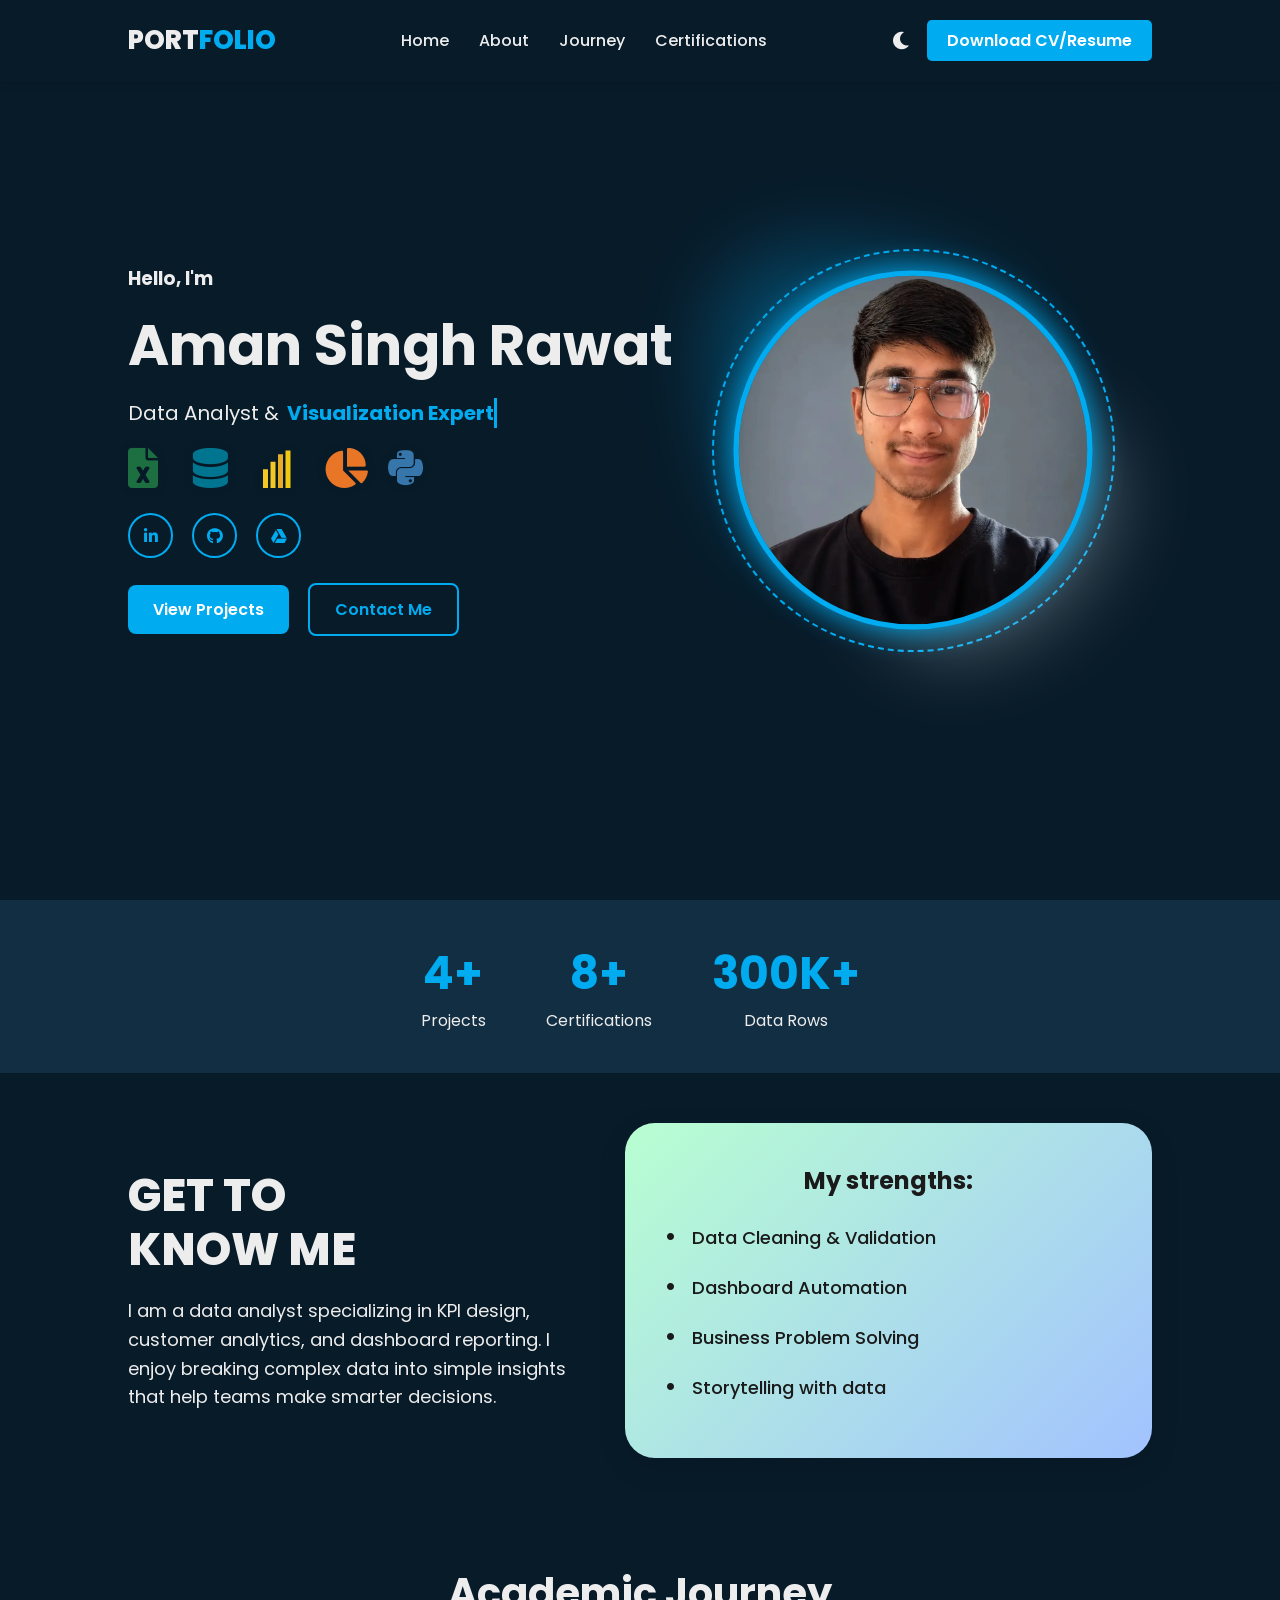
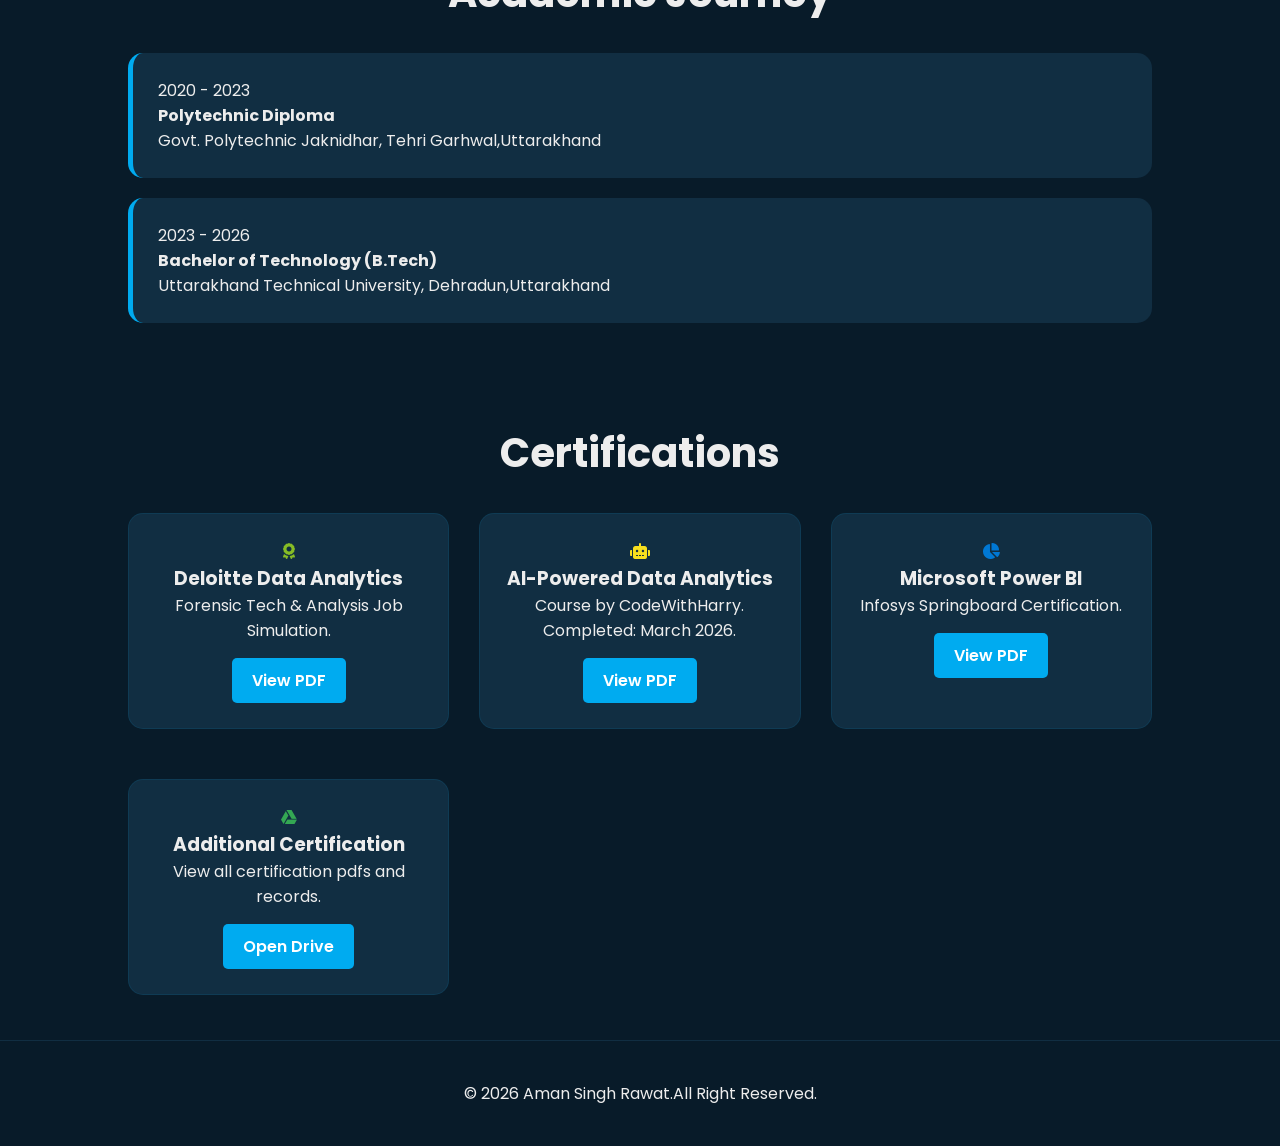
<file: index.html>
<!DOCTYPE html>
<html lang="en">
<head>
    <meta charset="UTF-8">
    <meta name="viewport" content="width=device-width, initial-scale=1.0, maximum-scale=1.0, user-scalable=no">
    <title>Aman Singh Rawat | Portfolio</title>
    <link rel="stylesheet" href="style.css">
    <link rel="stylesheet" href="https://cdnjs.cloudflare.com/ajax/libs/font-awesome/6.0.0/css/all.min.css">
    <link href="https://fonts.googleapis.com/css2?family=Poppins:wght@300;400;500;600;700;800&display=swap" rel="stylesheet">
</head>
<body>

    <nav class="navbar">
        <div class="logo">PORT<span>FOLIO</span></div>
        <ul class="nav-links">
            <li><a href="#home">Home</a></li>
            <li><a href="#about-me">About</a></li>
            <li><a href="#about">Journey</a></li>
            <li><a href="#certifications">Certifications</a></li>
        </ul>
        <div class="nav-btns">
            <button id="theme-toggle" class="theme-btn"><i class="fa-solid fa-moon"></i></button>
            <a href="My_resume.pdf" target="_blank" class="cv-btn">Download CV/Resume</a>
        </div>
    </nav>

    <section id="home" class="hero">
        <div class="hero-content">
            <h3>Hello, I'm</h3>
            <h1>Aman Singh Rawat</h1>
            <p class="role">Data Analyst & <span class="typing-container"><span class="typing-text">Visualization Expert</span></span></p>
            
            <div class="tech-stack">
                <i class="fa-solid fa-file-excel" title="Excel" style="color: #1D6F42;"></i>
                <i class="fa-solid fa-database" title="SQL" style="color: #00758F;"></i>
                <img src="[data-uri]" 
                     alt="Power BI" title="Power BI" class="pbi-logo">
                <i class="fa-solid fa-chart-pie" title="Tableau" style="color: #E97627;"></i>
                <i class="fa-brands fa-python" title="Python" style="color: #3776AB;"></i>
            </div>

            <div class="social-icons">
                <a href="https://www.linkedin.com/in/aman-singh-rawat-330803229" target="_blank" title="LinkedIn"><i class="fa-brands fa-linkedin-in"></i></a>
                <a href="https://share.google/Kur2sMGWEiEXEcE6D" target="_blank" title="GitHub"><i class="fa-brands fa-github"></i></a>
                <a href="https://drive.google.com/drive/folders/1X6R2JDrNPnH4fPs_Cc-yxxDkZtG1hZMd?usp=sharing" target="_blank" title="Google Drive"><i class="fa-brands fa-google-drive"></i></a>
            </div>

            <div class="hero-btns">
                <a href="projects.html" class="btn primary">View Projects</a>
                <a href="javascript:void(0)" onclick="openModal()" class="btn secondary">Contact Me</a>
            </div>
        </div>

        <div class="hero-img">
            <div class="img-box">
                <div class="shape-1"></div>
                <div class="shape-2"></div>
                <img src="Aman.webp" alt="Aman Singh Rawat"> 
            </div>
        </div>
    </section>

    <div id="contactModal" class="modal">
        <div class="modal-content">
            <span class="close-btn" onclick="closeModal()">&times;</span>
            <h2>Contact Details</h2>
            <div class="contact-details">
                <p><i class="fa-solid fa-phone"></i> +91-7037837610</p>
                <p><i class="fa-solid fa-envelope"></i> amanrawat7610@gmail.com</p>
                <p><i class="fa-solid fa-envelope"></i> amansinghrawat7037@gmail.com</p>
            </div>
        </div>
    </div>

    <section class="stats">
        <div class="stat-item"><h2>4+</h2><p>Projects</p></div>
        <div class="stat-item"><h2>8+</h2><p>Certifications</p></div>
        <div class="stat-item"><h2>300K+</h2><p>Data Rows</p></div>
    </section>

    <section id="about-me" class="about-me-container">
        <div class="about-text">
            <h2 class="section-title-alt">GET TO <span>KNOW ME</span></h2>
            <p>I am a data analyst specializing in KPI design, customer analytics, and dashboard reporting. I enjoy breaking complex data into simple insights that help teams make smarter decisions.</p>
        </div>
        
        <div class="strengths-box">
            <h3>My strengths:</h3>
            <ul>
                <li>Data Cleaning & Validation</li>
                <li>Dashboard Automation</li>
                <li>Business Problem Solving</li>
                <li>Storytelling with data</li>
            </ul>
        </div>
    </section>

    <section id="about" class="about">
        <h2 class="section-title">Academic Journey</h2>
        <div class="timeline">
            <div class="timeline-item">
                <div class="time">2020 - 2023</div>
                <h4>Polytechnic Diploma</h4>
                <p>Govt. Polytechnic Jaknidhar, Tehri Garhwal,Uttarakhand</p>
            </div>
            <div class="timeline-item">
                <div class="time">2023 - 2026</div>
                <h4>Bachelor of Technology (B.Tech)</h4>
                <p>Uttarakhand Technical University, Dehradun,Uttarakhand</p>
            </div>
        </div>
    </section>

    <section id="certifications" class="certs">
        <h2 class="section-title">Certifications</h2>
        <div class="cert-grid">
            <div class="cert-card">
                <i class="fa-solid fa-award" style="color: #86bc25;"></i>
                <h3>Deloitte Data Analytics</h3>
                <p>Forensic Tech & Analysis Job Simulation.</p>
                <a href="Deloitte.pdf" target="_blank" class="view-btn-small">View PDF</a>
            </div>
            <div class="cert-card">
                <i class="fa-solid fa-robot" style="color: #f7df1e;"></i>
                <h3>AI-Powered Data Analytics</h3>
                <p>Course by CodeWithHarry. Completed: March 2026.</p>
                <a href="Data anlytics code with harry certificate.pdf" target="_blank" class="view-btn-small">View PDF</a>
            </div>
            <div class="cert-card">
                <i class="fa-solid fa-chart-pie" style="color: #0078d4;"></i>
                <h3>Microsoft Power BI</h3>
                <p>Infosys Springboard Certification.</p>
                <a href="power BI certification by infosys.pdf" target="_blank" class="view-btn-small">View PDF</a>
            </div>
            <div class="cert-card">
                <i class="fa-brands fa-google-drive" style="color: #34a853;"></i>
                <h3>Additional Certification</h3>
                <p>View all certification pdfs and records.</p>
                <a href="https://drive.google.com/drive/folders/1X6R2JDrNPnH4fPs_Cc-yxxDkZtG1hZMd?usp=sharing" target="_blank" class="view-btn-small">Open Drive</a>
            </div>
        </div>
    </section>

    <footer class="footer">
        <p>&copy; 2026 Aman Singh Rawat.All Right Reserved.</p>
    </footer>

    
    <script src="script.js"></script>
</body>

</html>
</file>
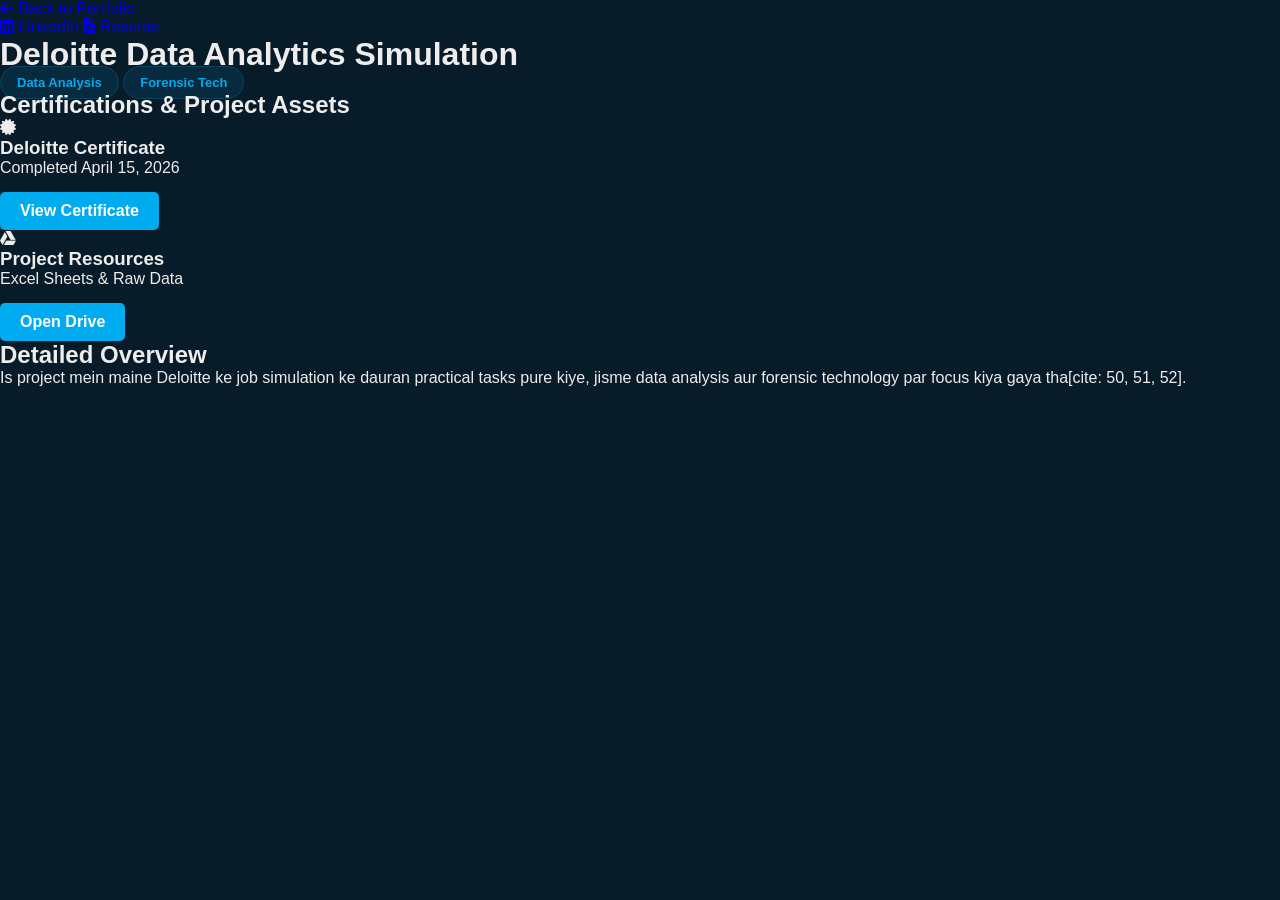
<file: project_templates.html>
<!DOCTYPE html>
<html lang="en">
<head>
    <meta charset="UTF-8">
    <meta name="viewport" content="width=device-width, initial-scale=1.0">
    <title>Project Details | Aman Singh Rawat</title>
    <link rel="stylesheet" href="style.css">
    <link rel="stylesheet" href="https://cdnjs.cloudflare.com/ajax/libs/font-awesome/6.0.0/css/all.min.css">
</head>
<body>

    <div class="project-detail-container">
        <div class="top-nav">
            <a href="index.html" class="back-btn"><i class="fa-solid fa-arrow-left"></i> Back to Portfolio</a>
            <div class="social-links">
                <a href="https://www.linkedin.com/in/aman-singh-rawat-330803229" target="_blank" class="action-tag linkedin"><i class="fa-brands fa-linkedin"></i> LinkedIn</a>
                <a href="My_resume.pdf.pdf" target="_blank" class="action-tag resume"><i class="fa-solid fa-file-pdf"></i> Resume</a>
            </div>
        </div>

        <header class="project-header">
            <h1>Deloitte Data Analytics Simulation</h1>
            <div class="tags">
                <span class="tag">Data Analysis</span> <span class="tag">Forensic Tech</span>
            </div>
        </header>

        <section class="project-assets">
            <h2>Certifications & Project Assets</h2>
            <div class="asset-grid">
                <div class="asset-card">
                    <i class="fa-solid fa-certificate cert-icon"></i>
                    <h3>Deloitte Certificate</h3>
                    <p>Completed April 15, 2026</p>
                    <a href="Deloitte.pdf" target="_blank" class="view-btn-small">View Certificate</a>
                </div>

                <div class="asset-card">
                    <i class="fa-brands fa-google-drive drive-icon"></i>
                    <h3>Project Resources</h3>
                    <p>Excel Sheets & Raw Data</p>
                    <a href="https://drive.google.com/drive/" target="_blank" class="view-btn-small">Open Drive</a>
                </div>
            </div>
        </section>

        <section class="project-info">
            <h2>Detailed Overview</h2>
            <p>Is project mein maine Deloitte ke job simulation ke dauran practical tasks pure kiye, jisme data analysis aur forensic technology par focus kiya gaya tha[cite: 50, 51, 52].</p>
        </section>
    </div>
<script src="script.js"></script>
</body>

</html>
</file>
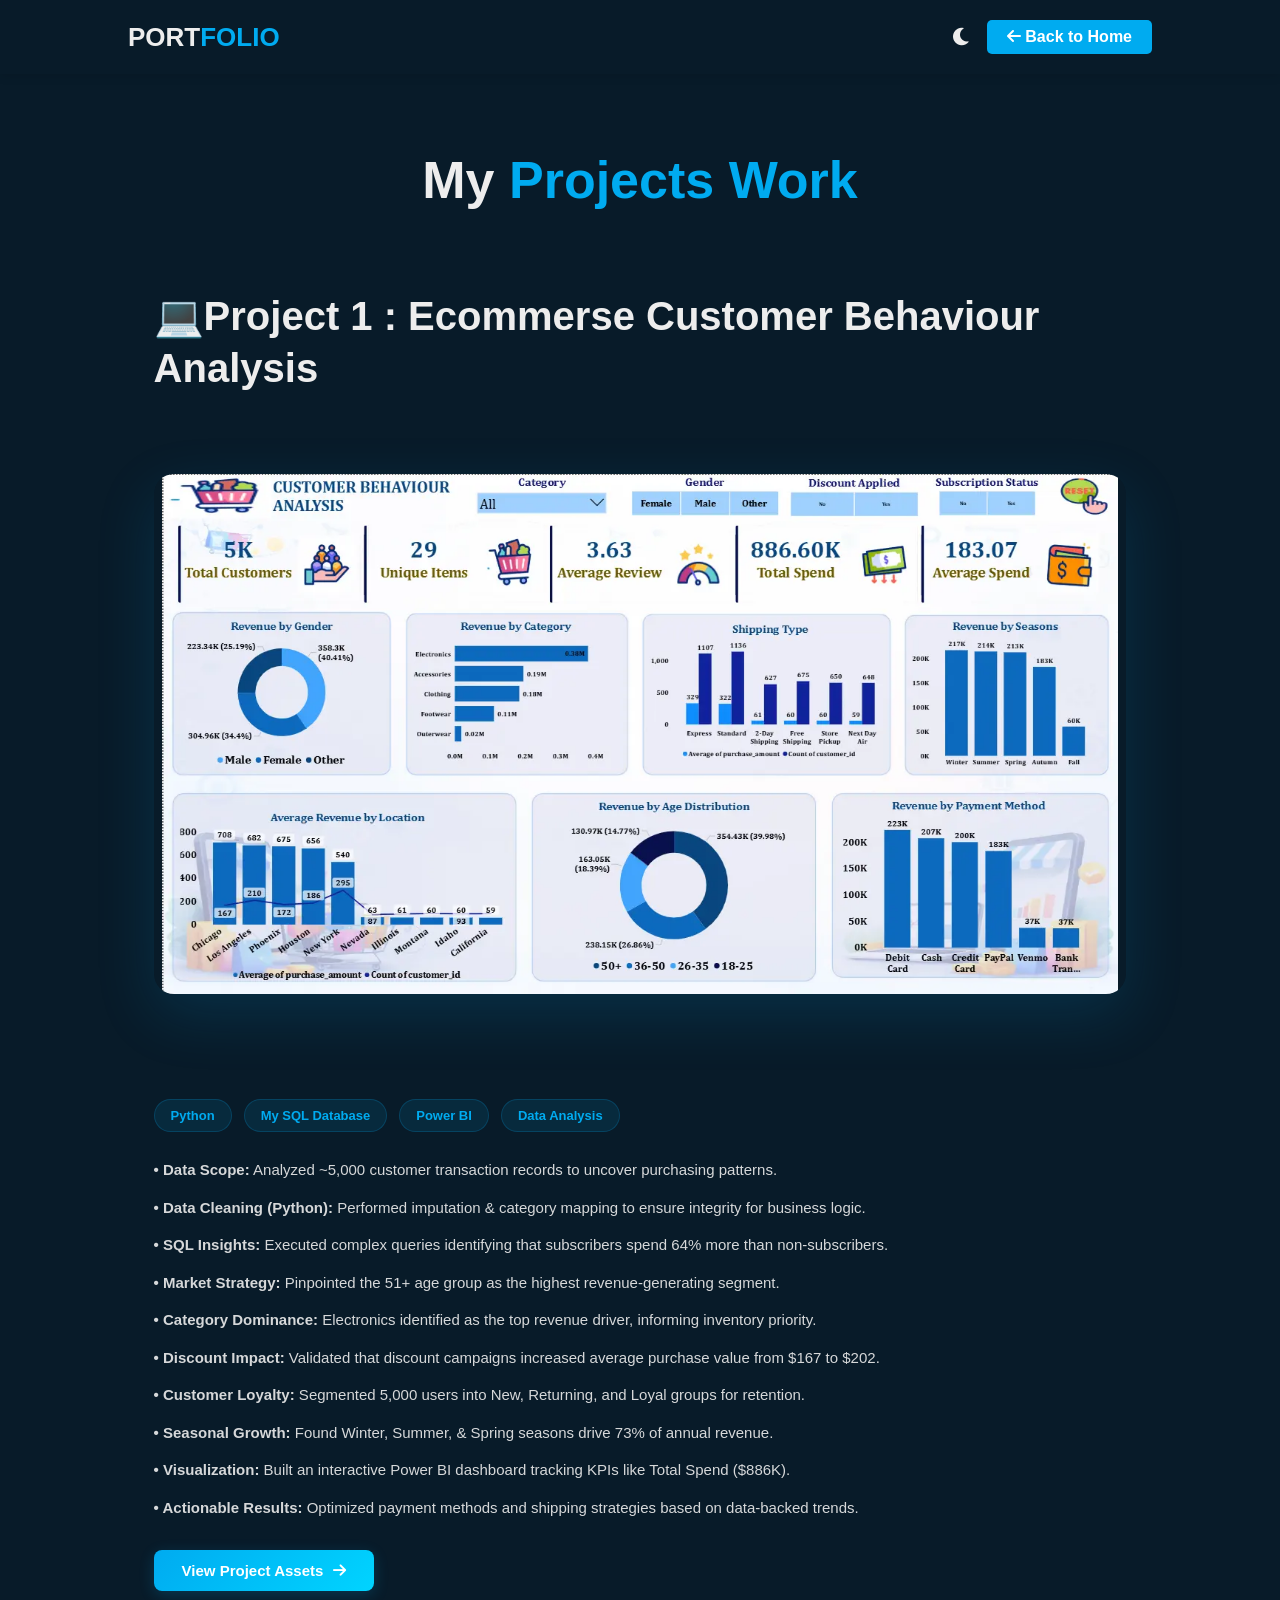
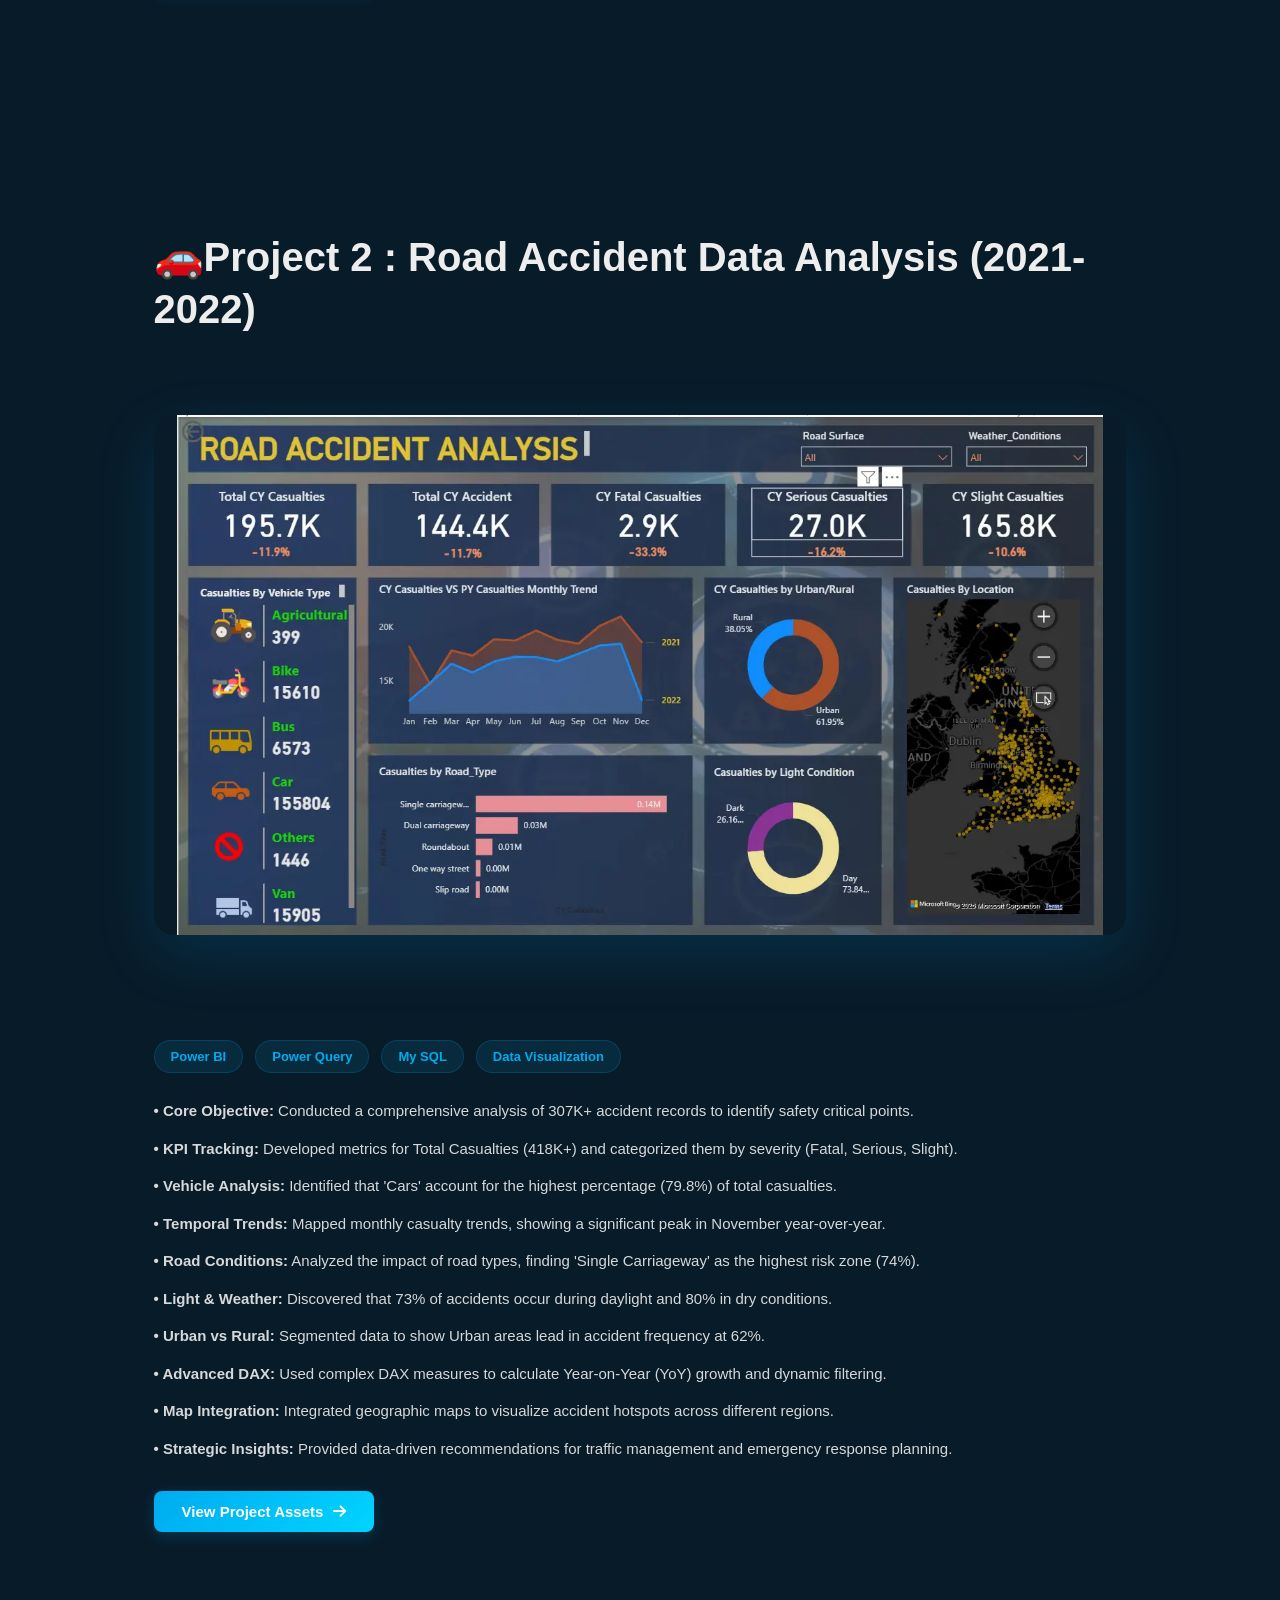
<file: projects.html>
<!DOCTYPE html>
<html lang="en">
<head>
    <meta charset="UTF-8">
    <meta name="viewport" content="width=device-width, initial-scale=1.0">
    <title>My Projects | Aman Singh Rawat</title>
    <link rel="stylesheet" href="style.css">
    <link rel="stylesheet" href="https://cdnjs.cloudflare.com/ajax/libs/font-awesome/6.0.0/css/all.min.css">
</head>
<body style="background: var(--bg);">

    <nav class="navbar">
        <div class="logo">PORT<span>FOLIO</span></div>
        <div class="nav-btns">
            <button id="theme-toggle" class="theme-btn"><i class="fa-solid fa-moon"></i></button>
            <a href="index.html" class="cv-btn"><i class="fa-solid fa-arrow-left"></i> Back to Home</a>
        </div>
    </nav>

    <section class="projects-page" style="padding-top: 120px;">
        <h2 class="section-title">My <span>Projects Work</span></h2>
        
        <div class="projects-wrapper">
            <div class="project-card">
                <h3 class="project-title"> 💻Project 1 : Ecommerse Customer Behaviour Analysis</h3>
                <div class="project-image">
                    <img src="Dashboard.webp" alt="Retail Analysis Dashboard" onerror="this.src='https://via.placeholder.com/500x350?text=Retail+Analysis+Dashboard'">
                    <div class="image-overlay">
                        <span class="project-number">01</span>
                    </div>
                </div>
                <div class="project-content">
                    <div class="project-tags">
                        <span class="tag">Python</span>
                        <span class="tag">My SQL Database</span>
                        <span class="tag">Power BI</span>
                        <span class="tag">Data Analysis</span>
                    </div>
                    <div class="project-description">
                        <p><strong>• Data Scope:</strong> Analyzed ~5,000 customer transaction records to uncover purchasing patterns.</p>
                        <p><strong>• Data Cleaning (Python):</strong> Performed imputation & category mapping to ensure integrity for business logic.</p>
                        <p><strong>• SQL Insights:</strong> Executed complex queries identifying that subscribers spend 64% more than non-subscribers.</p>
                        <p><strong>• Market Strategy:</strong> Pinpointed the 51+ age group as the highest revenue-generating segment.</p>
                        <p><strong>• Category Dominance:</strong> Electronics identified as the top revenue driver, informing inventory priority.</p>
                        <p><strong>• Discount Impact:</strong> Validated that discount campaigns increased average purchase value from $167 to $202.</p>
                        <p><strong>• Customer Loyalty:</strong> Segmented 5,000 users into New, Returning, and Loyal groups for retention.</p>
                        <p><strong>• Seasonal Growth:</strong> Found Winter, Summer, & Spring seasons drive 73% of annual revenue.</p>
                        <p><strong>• Visualization:</strong> Built an interactive Power BI dashboard tracking KPIs like Total Spend ($886K).</p>
                        <p><strong>• Actionable Results:</strong> Optimized payment methods and shipping strategies based on data-backed trends.</p>
                    </div>
                    <a href="https://github.com/amanrawat7610/Customer_analysis_Project" target="_blank" class="project-link">View Project Assets <i class="fa-solid fa-arrow-right"></i></a>
                </div>
            </div>

            <div class="project-card">
                <h3 class="project-title"> 🚗Project 2 : Road Accident Data Analysis (2021-2022)</h3>
                <div class="project-image">
                    <img src="Picture2.webp" alt="Road Accident Analysis Dashboard" onerror="this.src='https://via.placeholder.com/500x350?text=Road+Accident+Dashboard'">
                    <div class="image-overlay">
                        <span class="project-number">02</span>
                    </div>
                </div>
                <div class="project-content">
                    <div class="project-tags">
                        <span class="tag">Power BI</span>
                        <span class="tag">Power Query</span>
                         <span class="tag">My SQL</span>
                        <span class="tag">Data Visualization</span>
                       
                       
                    </div>
                    <div class="project-description">
                        <p><strong>• Core Objective:</strong> Conducted a comprehensive analysis of 307K+ accident records to identify safety critical points.</p>
                        <p><strong>• KPI Tracking:</strong> Developed metrics for Total Casualties (418K+) and categorized them by severity (Fatal, Serious, Slight).</p>
                        <p><strong>• Vehicle Analysis:</strong> Identified that 'Cars' account for the highest percentage (79.8%) of total casualties.</p>
                        <p><strong>• Temporal Trends:</strong> Mapped monthly casualty trends, showing a significant peak in November year-over-year.</p>
                        <p><strong>• Road Conditions:</strong> Analyzed the impact of road types, finding 'Single Carriageway' as the highest risk zone (74%).</p>
                        <p><strong>• Light & Weather:</strong> Discovered that 73% of accidents occur during daylight and 80% in dry conditions.</p>
                        <p><strong>• Urban vs Rural:</strong> Segmented data to show Urban areas lead in accident frequency at 62%.</p>
                        <p><strong>• Advanced DAX:</strong> Used complex DAX measures to calculate Year-on-Year (YoY) growth and dynamic filtering.</p>
                        <p><strong>• Map Integration:</strong> Integrated geographic maps to visualize accident hotspots across different regions.</p>
                        <p><strong>• Strategic Insights:</strong> Provided data-driven recommendations for traffic management and emergency response planning.</p>
                    </div>
                    <a href="https://github.com/amanrawat7610/Road_Accident_Analysis" target="_blank" class="project-link">View Project Assets <i class="fa-solid fa-arrow-right"></i></a>
                </div>
            </div>
        </div>
    </section>
    
    <script src="script.js"></script>

</body>
</html>
</file>
<file: style.css>
:root {
    --bg: #081b29;
    --second-bg: #112e42;
    --main: #00abf0;
    --text: #ededed;
}

.light-mode {
    --bg: #f4f7f6;
    --second-bg: #ffffff;
    --text: #1a1a1a;
    --main: #0070f3;
}

* { margin: 0; padding: 0; box-sizing: border-box; text-decoration: none; border: none; scroll-behavior: smooth; font-family: 'Poppins', sans-serif; }

body { background: var(--bg); color: var(--text); overflow-x: hidden; transition: 0.5s; }

/* Navbar */
.navbar { display: flex; justify-content: space-between; align-items: center; padding: 20px 10%; background: var(--bg); position: fixed; width: 100%; z-index: 100; box-shadow: 0 2px 10px rgba(0,0,0,0.1); transition: 0.5s; }
.logo { font-size: 26px; font-weight: 800; color: var(--text); }
.logo span { color: var(--main); }
.nav-links { display: flex; list-style: none; gap: 30px; }
.nav-links a { color: var(--text); transition: 0.3s; font-weight: 500; }
.nav-links a:hover { color: var(--main); }
.nav-btns { display: flex; align-items: center; gap: 15px; }
.theme-btn { background: none; color: var(--text); font-size: 20px; cursor: pointer; transition: 0.3s; }
.cv-btn { background: var(--main); color: #fff; padding: 8px 20px; border-radius: 5px; font-weight: 600; }

/* Tech Stack */
.tech-stack {
    margin: 20px 0;
    display: flex;
    justify-content: flex-start;
    align-items: center;
    gap: 25px;
    flex-wrap: nowrap;
}

.tech-stack i,
.pbi-logo {
    font-size: 40px;
    width: 40px;
    height: 40px;
    transition: 0.3s;
    cursor: pointer;
    filter: drop-shadow(0 0 5px rgba(0,0,0,0.1));
}

.tech-stack i:hover,
.pbi-logo:hover {
    transform: translateY(-5px);
    filter: drop-shadow(0 0 12px var(--main));
}

/* Hero Section */
.hero { height: 100vh; display: flex; align-items: center; padding: 0 10%; gap: 50px; }
.hero-content h1 { font-size: 56px; margin: 10px 0; color: var(--text); }

.role {
    display: flex;
    align-items: center;
    gap: 8px;
    font-size: 20px;
    margin-bottom: 20px;
}

.typing-container {
    display: inline-flex;
    align-items: center;
    width: max-content;
}

.typing-text { 
    color: var(--main); 
    font-weight: 700; 
    display: inline-block; 
    overflow: hidden; 
    white-space: nowrap; 
    border-right: 3px solid var(--main); 
    width: 0; 
    animation: typing 3.5s steps(20) forwards, blink 0.7s infinite; 
}

/* About Me Section */
.about-me-container {
    display: flex;
    justify-content: space-between;
    align-items: center;
    padding: 50px 10%;
    gap: 50px;
    background: var(--bg);
}

.about-text { flex: 1; }

.section-title-alt {
    font-size: 45px;
    font-weight: 800;
    line-height: 1.2;
    margin-bottom: 20px;
    color: var(--text);
}

.section-title-alt span { display: block; }

.about-text p {
    font-size: 18px;
    line-height: 1.6;
    color: var(--text);
    max-width: 500px;
}

/* Strengths Box */
.strengths-box {
    flex: 1;
    background: linear-gradient(135deg, #b8ffd1 0%, #a2c2ff 100%);
    padding: 40px;
    border-radius: 30px;
    color: #1a1a1a;
    box-shadow: 0 10px 30px rgba(0,0,0,0.1);
}

.strengths-box h3 {
    text-align: center;
    font-size: 24px;
    margin-bottom: 20px;
}

.strengths-box ul { list-style: none; }

.strengths-box ul li {
    font-size: 18px;
    margin: 12px 0;
    font-weight: 500;
    display: flex;
    align-items: center;
}

.strengths-box ul li::before {
    content: '•';
    margin-right: 15px;
    font-size: 25px;
}

/* Profile Image */
.hero-img { position: relative; display: flex; justify-content: center; align-items: center; }
.img-box { position: relative; width: 380px; height: 380px; display: flex; justify-content: center; align-items: center; }
.img-box::before { content: ''; position: absolute; width: 105%; height: 105%; border: 2px dashed var(--main); border-radius: 50%; animation: rotateRing 12s linear infinite; }

/* ✅ FIXED: Uses scale and exact percentage offsets to pull your hair right to the border boundary */
.img-box img { 
    width: 90%; 
    height: 90%; 
    object-fit: cover; 
    object-position: center 15%; 
    transform: scale(1.05);
    border-radius: 50%; 
    border: 5px solid var(--main); 
    z-index: 2; 
    
    filter: drop-shadow(0 0 15px var(--main)); 
}

.shape-1, .shape-2 { position: absolute; background: var(--main); border-radius: 30% 70% 70% 30% / 30% 30% 70% 70%; z-index: 1; filter: blur(40px); opacity: 0.3; animation: morph 8s linear infinite; }
.shape-1 { width: 300px; height: 300px; top: -10px; left: -10px; }
.shape-2 { width: 250px; height: 250px; bottom: -10px; right: -10px; background: #fff; animation-delay: -4s; }

/* Animations */
@keyframes typing { from { width: 0; } to { width: 100%; } }
@keyframes blink { 50% { border-color: transparent; } }
@keyframes rotateRing { from { transform: rotate(0deg); } to { transform: rotate(360deg); } }
@keyframes morph { 0%, 100% { border-radius: 30% 70% 70% 30% / 30% 30% 70% 70%; } 50% { border-radius: 50% 50% 33% 67% / 55% 27% 73% 45%; } }

/* Stats & Sections */
.stats { display: flex; justify-content: center; align-items: center; flex-wrap: wrap; gap: 60px; padding: 40px 10%; background: var(--second-bg); text-align: center; }
.stat-item h2 { color: var(--main); font-size: 45px; }
.section-title { text-align: center; font-size: 40px; margin: 30px 0; color: var(--text); }
.about, .certs { padding: 25px 10%; }
.timeline-item, .cert-card { background: var(--second-bg); padding: 25px; border-radius: 15px; border-left: 5px solid var(--main); transition: 0.3s; margin-bottom: 20px; }
.cert-grid { display: grid; grid-template-columns: repeat(auto-fit, minmax(280px, 1fr)); gap: 30px; }
.cert-card { text-align: center; border: 1px solid rgba(0,171,240,0.1); }
.cert-card:hover { transform: translateY(-10px); box-shadow: 0 0 20px var(--main); }
.view-btn-small { background: var(--main); color: #fff; padding: 10px 20px; border-radius: 5px; display: inline-block; margin-top: 15px; font-weight: 600; }

/* Modal */
.modal { display: none; position: fixed; z-index: 1000; left: 0; top: 0; width: 100%; height: 100%; background: rgba(0,0,0,0.8); backdrop-filter: blur(5px); }
.modal-content { background: var(--second-bg); margin: 15% auto; padding: 30px; border: 2px solid var(--main); width: 90%; max-width: 450px; border-radius: 15px; text-align: center; position: relative; color: var(--text); }
.close-btn { position: absolute; right: 20px; top: 10px; font-size: 30px; cursor: pointer; color: var(--text); }
.contact-details { text-align: left; margin-top: 20px; padding: 0 15px; word-wrap: break-word; }
.contact-details p { margin: 15px 0; font-size: 18px; }
.contact-details i { color: var(--main); margin-right: 15px; }

/* Social Icons */
.social-icons { margin: 25px 0; }
.social-icons a { border: 2px solid var(--main); border-radius: 50%; width: 45px; height: 45px; display: inline-flex; justify-content: center; align-items: center; color: var(--main); margin-right: 15px; transition: 0.3s; position: relative; }
.social-icons a:hover { background: var(--main); color: #fff; box-shadow: 0 0 15px var(--main); }
.social-icons a::after { content: attr(title); position: absolute; bottom: -35px; left: 50%; transform: translateX(-50%); background: var(--main); color: #fff; padding: 5px 12px; border-radius: 5px; font-size: 12px; white-space: nowrap; opacity: 0; transition: opacity 0.3s; pointer-events: none; }
.social-icons a:hover::after { opacity: 1; }
.btn { padding: 12px 25px; border-radius: 8px; font-weight: 600; display: inline-block; cursor: pointer; transition: 0.3s; }
.btn.primary { background: var(--main); color: #fff; margin-right: 15px; }
.btn.secondary { border: 2px solid var(--main); color: var(--main); }
.footer { text-align: center; padding: 40px; border-top: 1px solid var(--second-bg); color: var(--text); }

/* Projects Page */
.projects-page { 
    padding: 140px 10% 80px; 
    background: var(--bg);
    min-height: 100vh;
}

.projects-page .section-title {
    margin-bottom: 80px;
    font-size: 48px;
}

.projects-page .section-title span {
    color: var(--main);
}

.projects-wrapper {
    display: flex;
    flex-direction: column;
    gap: 100px;
    padding-bottom: 40px;
}

.project-card {
    display: flex;
    flex-direction: column;
    gap: 40px;
    margin-bottom: 80px;
}

.project-card.reverse { direction: rtl; }
.project-card.reverse > * { direction: ltr; }

.project-image {
    position: relative;
    overflow: hidden;
    border-radius: 20px;
    height: 500px;
    width: 100%;
    box-shadow: 0 20px 60px rgba(0, 171, 240, 0.15);
    transition: 0.4s ease;
}

.project-image:hover {
    box-shadow: 0 30px 80px rgba(0, 171, 240, 0.3);
    transform: translateY(-5px);
}

.project-image img {
    width: 100%;
    height: 100%;
    object-fit: contain;
    transition: 0.5s ease;
}

.project-image:hover img {
    transform: scale(1.05);
    filter: brightness(0.9);
}

.image-overlay {
    position: absolute;
    top: 0; left: 0;
    width: 100%; height: 100%;
    background: rgba(0, 171, 240, 0.1);
    display: flex;
    align-items: flex-end;
    padding: 30px;
    opacity: 0;
    transition: 0.4s ease;
}

.project-image:hover .image-overlay { opacity: 1; }

.project-number {
    font-size: 60px;
    font-weight: 800;
    color: var(--main);
    opacity: 0.2;
}

.project-content { padding: 0; }

.project-title {
    font-size: 32px;
    font-weight: 700;
    color: var(--text);
    margin-bottom: 0;
    line-height: 1.3;
    order: -1;
}

.project-tags {
    display: flex;
    gap: 12px;
    flex-wrap: wrap;
    margin-bottom: 25px;
    margin-top: 15px;
}

.tag {
    background: rgba(0, 171, 240, 0.1);
    color: var(--main);
    padding: 8px 16px;
    border-radius: 25px;
    font-size: 13px;
    font-weight: 600;
    border: 1px solid rgba(0, 171, 240, 0.2);
    transition: 0.3s ease;
}

.tag:hover {
    background: rgba(0, 171, 240, 0.2);
    border-color: var(--main);
}

.project-description { margin-bottom: 30px; max-width: 100%; }

.project-description p {
    font-size: 15px;
    line-height: 1.6;
    color: var(--text);
    margin-bottom: 12px;
    opacity: 0.9;
}

.project-description p:last-child { margin-bottom: 0; }

.project-link {
    display: inline-flex;
    align-items: center;
    gap: 10px;
    background: linear-gradient(135deg, var(--main), #00d4ff);
    color: #fff;
    padding: 12px 28px;
    border-radius: 8px;
    font-weight: 600;
    font-size: 15px;
    transition: 0.3s ease;
    text-decoration: none;
    box-shadow: 0 4px 15px rgba(0, 171, 240, 0.2);
}

.project-link:hover {
    transform: translateX(5px);
    box-shadow: 0 6px 25px rgba(0, 171, 240, 0.4);
}

.project-link i { transition: 0.3s ease; }
.project-link:hover i { transform: translateX(3px); }

/* Mobile Responsive */
@media (max-width: 768px) {
    .navbar { padding: 15px 5%; justify-content: space-between; }
    .nav-links { display: none; }
    .logo { margin-right: 20px; }
    .nav-btns { margin-left: auto; padding-right: 10px; gap: 20px; }
    .theme-btn { padding: 5px; }

    .hero { flex-direction: column-reverse; text-align: center; padding: 120px 5% 50px; height: auto; }
    .hero-content h1 { font-size: 36px; }
    .tech-stack { overflow-x: auto; justify-content: center; padding-bottom: 10px; }
    .role, .about-me-container { flex-direction: column; text-align: center; justify-content: center; }
    .about-text p { margin: 0 auto 20px; }
    .img-box { width: 280px; height: 280px; margin: 0 auto; }

    .about-me-container { padding: 30px 5%; }
    .stats { padding: 25px 5%; }
    .about, .certs { padding: 20px 5%; }
    .section-title { margin: 20px 0; }

    .projects-page { padding: 120px 5% 50px; }
    .projects-page .section-title { font-size: 32px; margin-bottom: 50px; }
    .projects-wrapper { gap: 60px; }
    .project-card { flex-direction: column; gap: 30px; margin-bottom: 20px; }
    .project-card.reverse { direction: ltr; }
    .project-image { height: 280px; }
    .project-title { font-size: 24px; order: -1; }
    .project-content { padding: 15px; }
    .project-description p { font-size: 14px; }
}

/* Laptop/Large Screen Responsive */
@media (min-width: 1024px) {
    .projects-page { padding: 140px 12% 80px; }
    .projects-page .section-title { margin-bottom: 80px; font-size: 52px; }
    .projects-wrapper { gap: 120px; }
    .project-card { flex-direction: column; gap: 50px; align-items: stretch; }
    .project-image { height: 520px; }
    .project-content { padding: 40px 0; max-width: 100%; }
    .project-title { font-size: 40px; margin-bottom: 30px; order: -1; }
    .project-description p { font-size: 15px; line-height: 1.7; margin-bottom: 12px; }
}
</file>
